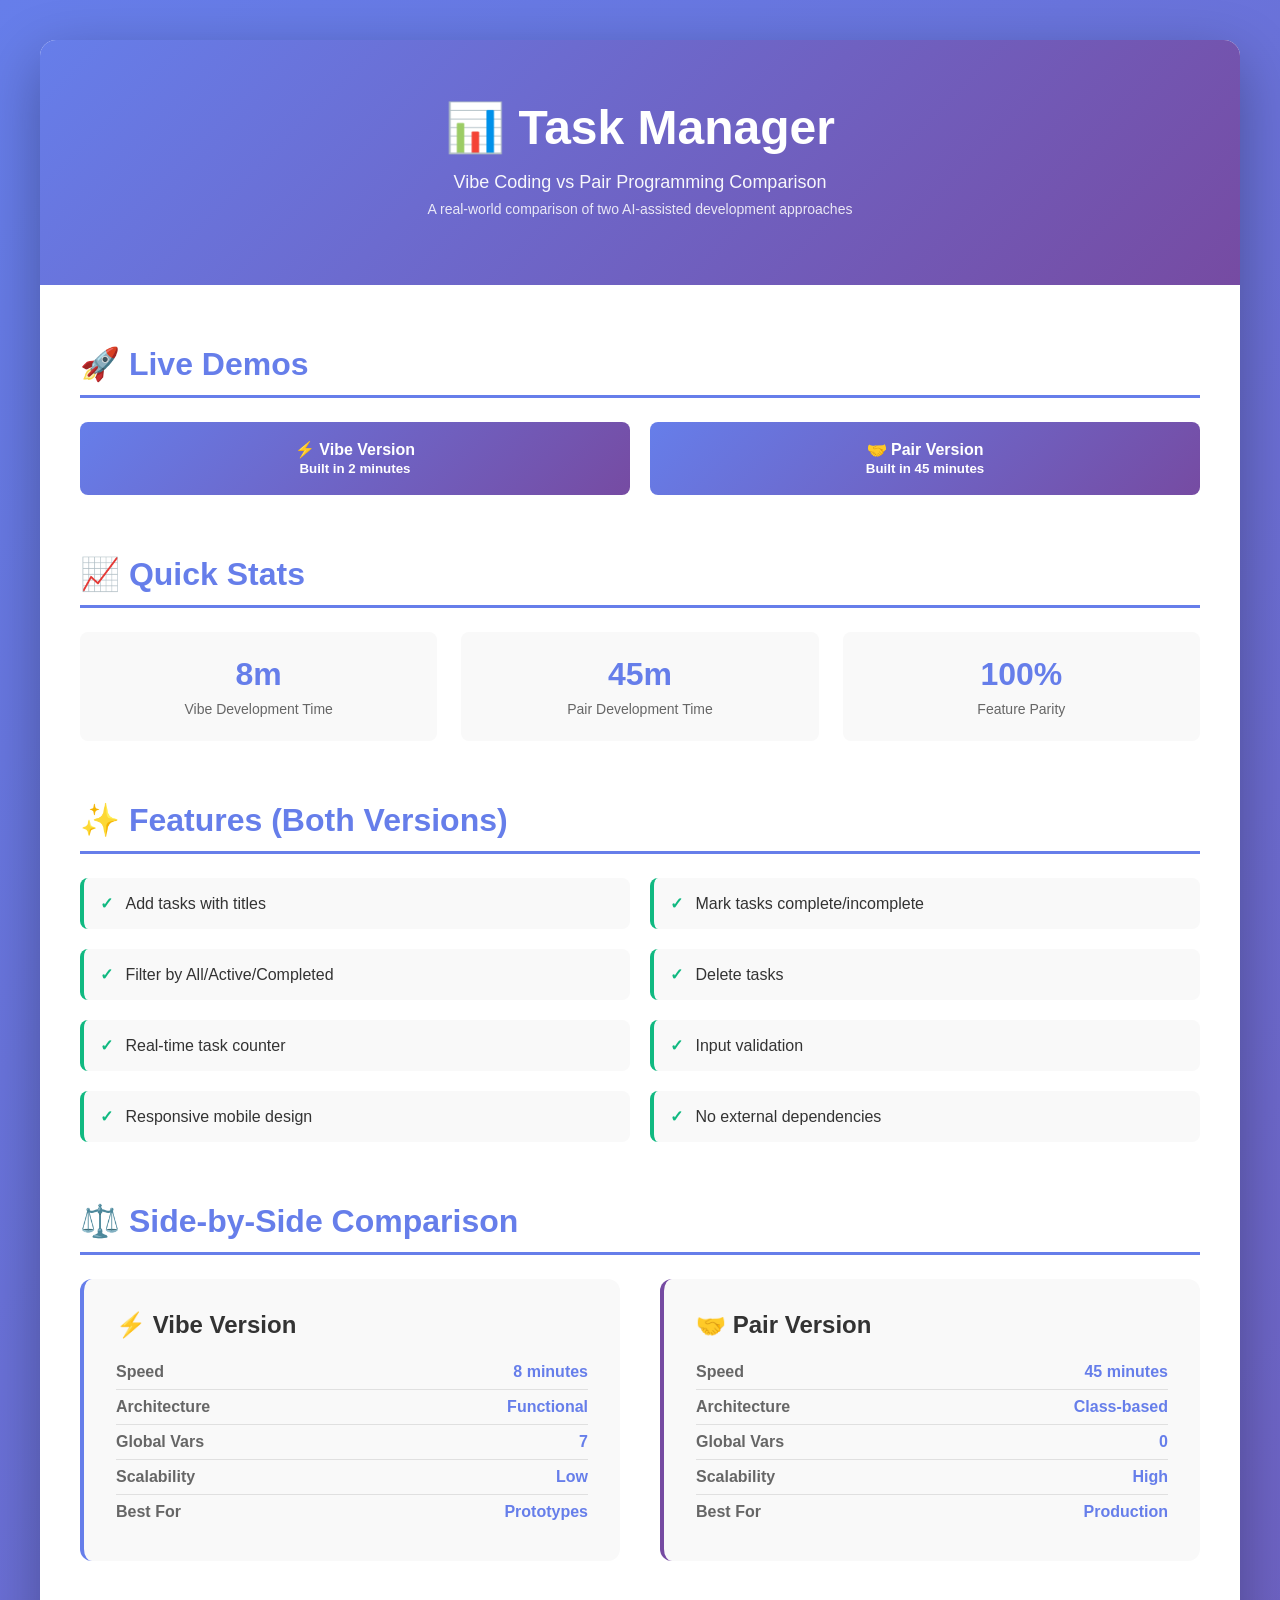
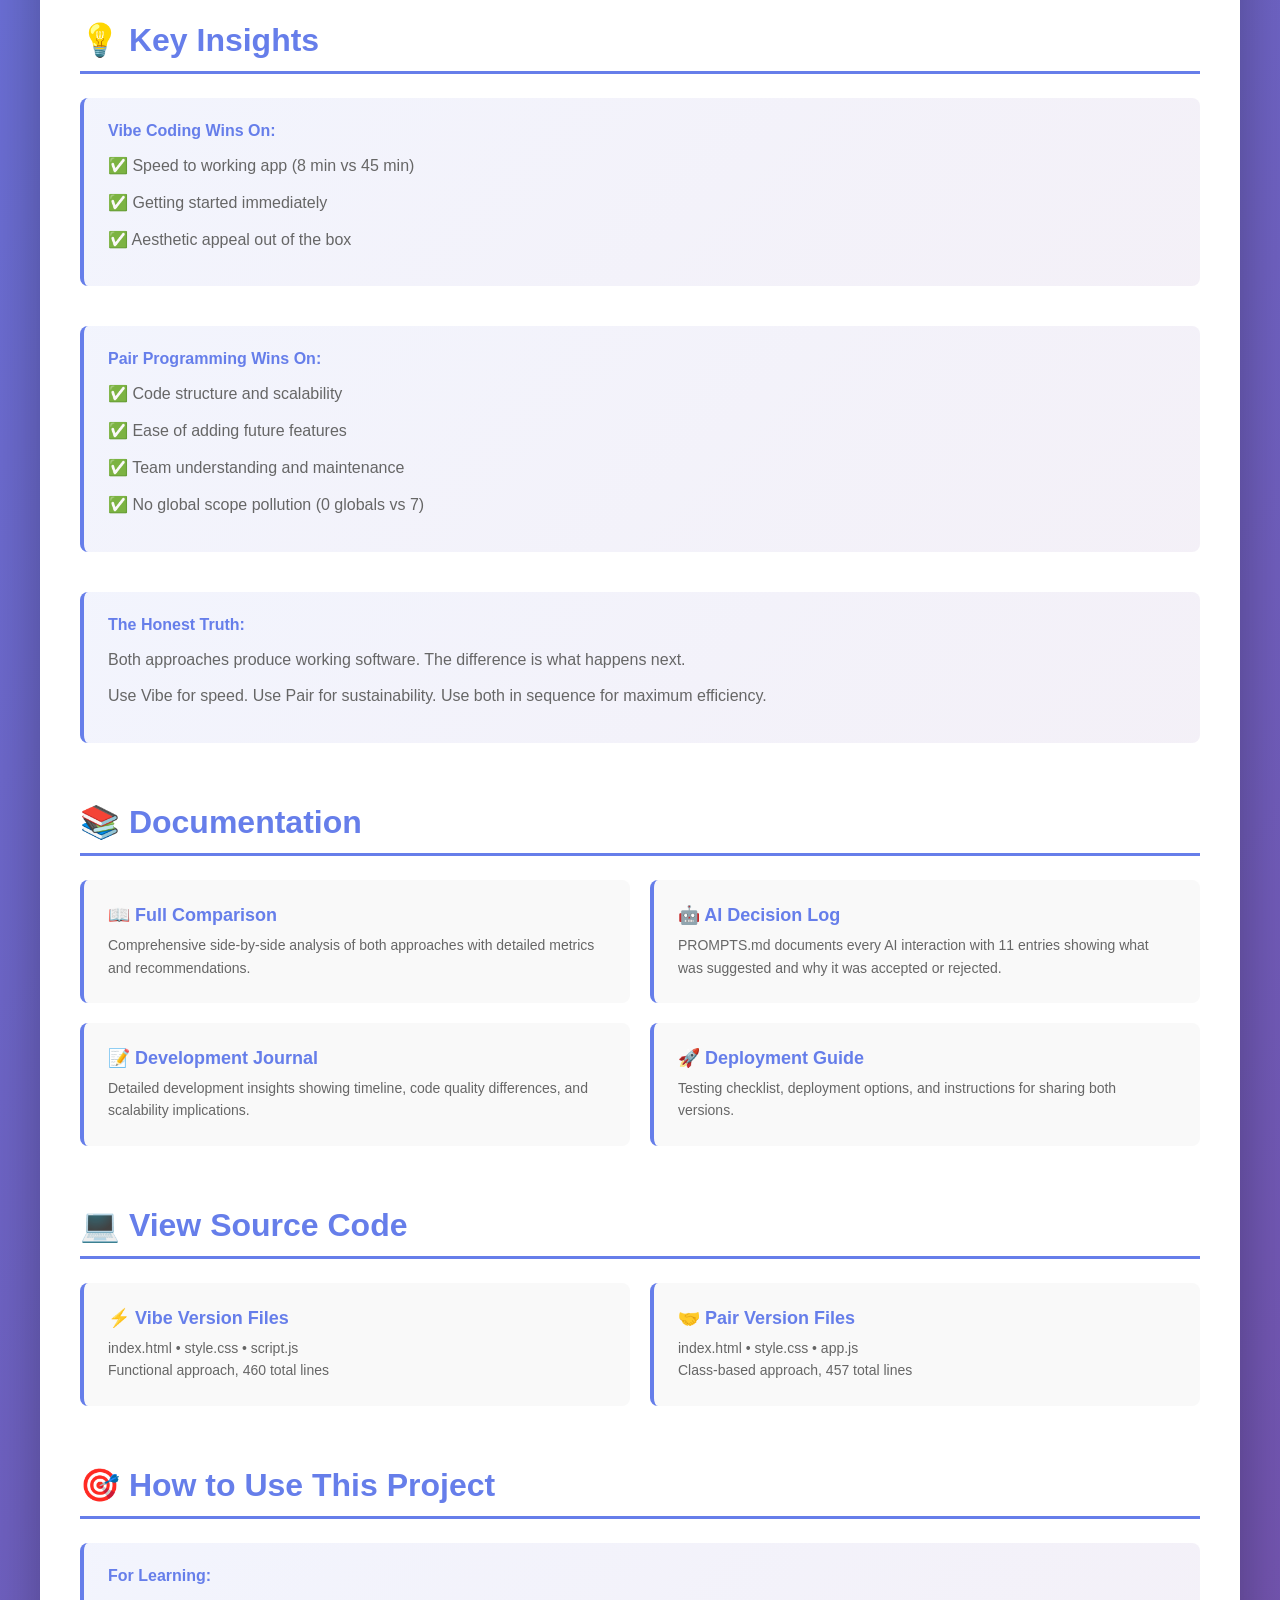
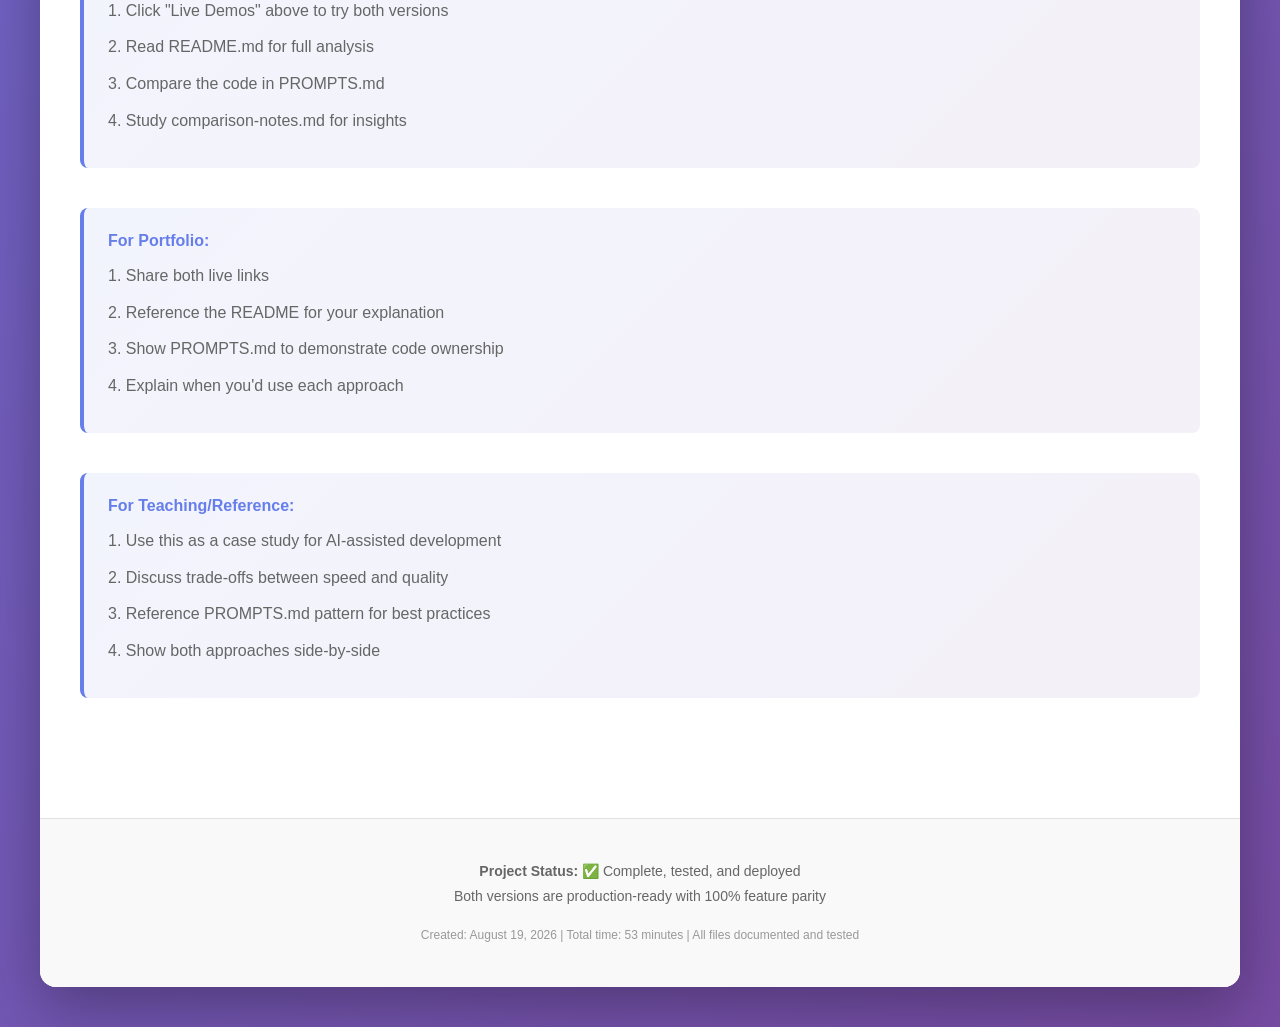
<file: index.html>
<!DOCTYPE html>
<html lang="en">
<head>
    <meta charset="UTF-8">
    <meta name="viewport" content="width=device-width, initial-scale=1.0">
    <title>Task Manager Comparison - Vibe Coding vs Pair Programming</title>
    <style>
        * {
            margin: 0;
            padding: 0;
            box-sizing: border-box;
        }

        body {
            font-family: -apple-system, BlinkMacSystemFont, 'Segoe UI', 'Roboto', 'Oxygen',
                'Ubuntu', 'Cantarell', 'Fira Sans', 'Droid Sans', 'Helvetica Neue', sans-serif;
            background: linear-gradient(135deg, #667eea 0%, #764ba2 100%);
            min-height: 100vh;
            padding: 40px 20px;
            color: #333;
        }

        .container {
            max-width: 1200px;
            margin: 0 auto;
            background: white;
            border-radius: 16px;
            box-shadow: 0 20px 60px rgba(0, 0, 0, 0.3);
            overflow: hidden;
        }

        header {
            background: linear-gradient(135deg, #667eea 0%, #764ba2 100%);
            color: white;
            padding: 60px 40px;
            text-align: center;
        }

        header h1 {
            font-size: 48px;
            margin-bottom: 16px;
            font-weight: 700;
        }

        header p {
            font-size: 18px;
            opacity: 0.95;
            margin-bottom: 8px;
        }

        .subtitle {
            font-size: 14px;
            opacity: 0.85;
        }

        main {
            padding: 60px 40px;
        }

        section {
            margin-bottom: 60px;
        }

        h2 {
            font-size: 32px;
            color: #667eea;
            margin-bottom: 24px;
            border-bottom: 3px solid #667eea;
            padding-bottom: 12px;
        }

        .comparison-grid {
            display: grid;
            grid-template-columns: 1fr 1fr;
            gap: 40px;
            margin-bottom: 40px;
        }

        .version-card {
            background: #f9f9f9;
            border-radius: 12px;
            padding: 32px;
            border-left: 4px solid #667eea;
        }

        .version-card.vibe {
            border-left-color: #667eea;
        }

        .version-card.pair {
            border-left-color: #764ba2;
        }

        .version-card h3 {
            font-size: 24px;
            margin-bottom: 16px;
            color: #333;
        }

        .version-card .metric {
            display: flex;
            justify-content: space-between;
            padding: 8px 0;
            border-bottom: 1px solid #e0e0e0;
        }

        .version-card .metric:last-child {
            border-bottom: none;
        }

        .metric-label {
            font-weight: 600;
            color: #666;
        }

        .metric-value {
            color: #667eea;
            font-weight: 700;
        }

        .demo-buttons {
            display: grid;
            grid-template-columns: 1fr 1fr;
            gap: 20px;
            margin-bottom: 40px;
        }

        .demo-btn {
            display: inline-block;
            padding: 18px 32px;
            background: linear-gradient(135deg, #667eea 0%, #764ba2 100%);
            color: white;
            text-decoration: none;
            border-radius: 8px;
            font-size: 16px;
            font-weight: 600;
            text-align: center;
            transition: transform 0.2s, box-shadow 0.2s;
        }

        .demo-btn:hover {
            transform: translateY(-4px);
            box-shadow: 0 10px 25px rgba(102, 126, 234, 0.4);
        }

        .docs-grid {
            display: grid;
            grid-template-columns: repeat(2, 1fr);
            gap: 20px;
        }

        .doc-link {
            display: block;
            padding: 24px;
            background: #f9f9f9;
            border-radius: 8px;
            text-decoration: none;
            color: #333;
            border-left: 4px solid #667eea;
            transition: all 0.2s;
        }

        .doc-link:hover {
            background: #f0f0f0;
            transform: translateX(4px);
        }

        .doc-link h4 {
            font-size: 18px;
            margin-bottom: 8px;
            color: #667eea;
        }

        .doc-link p {
            font-size: 14px;
            color: #666;
            line-height: 1.6;
        }

        .features-list {
            display: grid;
            grid-template-columns: 1fr 1fr;
            gap: 20px;
            margin-bottom: 40px;
        }

        .feature-item {
            padding: 16px;
            background: #f9f9f9;
            border-radius: 8px;
            border-left: 4px solid #10b981;
        }

        .feature-item::before {
            content: '✓ ';
            color: #10b981;
            font-weight: bold;
            margin-right: 8px;
        }

        .stats-grid {
            display: grid;
            grid-template-columns: repeat(3, 1fr);
            gap: 24px;
            margin-bottom: 40px;
        }

        .stat-card {
            background: #f9f9f9;
            padding: 24px;
            border-radius: 8px;
            text-align: center;
        }

        .stat-number {
            font-size: 32px;
            font-weight: 700;
            color: #667eea;
            margin-bottom: 8px;
        }

        .stat-label {
            font-size: 14px;
            color: #666;
        }

        .insights-box {
            background: linear-gradient(135deg, #667eea15 0%, #764ba215 100%);
            border-left: 4px solid #667eea;
            padding: 24px;
            border-radius: 8px;
            margin-bottom: 40px;
        }

        .insights-box h4 {
            color: #667eea;
            margin-bottom: 12px;
            font-size: 16px;
        }

        .insights-box p {
            color: #666;
            line-height: 1.8;
            margin-bottom: 8px;
        }

        footer {
            background: #f9f9f9;
            padding: 40px;
            text-align: center;
            border-top: 1px solid #e0e0e0;
        }

        footer p {
            color: #666;
            font-size: 14px;
            line-height: 1.8;
        }

        .badge {
            display: inline-block;
            background: #10b981;
            color: white;
            padding: 4px 12px;
            border-radius: 20px;
            font-size: 12px;
            font-weight: 600;
            margin-left: 8px;
        }

        @media (max-width: 768px) {
            header {
                padding: 40px 20px;
            }

            header h1 {
                font-size: 32px;
            }

            main {
                padding: 40px 20px;
            }

            .comparison-grid,
            .demo-buttons,
            .docs-grid,
            .features-list,
            .stats-grid {
                grid-template-columns: 1fr;
            }

            h2 {
                font-size: 24px;
            }

            .version-card h3 {
                font-size: 20px;
            }
        }
    </style>
</head>
<body>
    <div class="container">
        <header>
            <h1>📊 Task Manager</h1>
            <p>Vibe Coding vs Pair Programming Comparison</p>
            <p class="subtitle">A real-world comparison of two AI-assisted development approaches</p>
        </header>

        <main>
            <!-- Live Demos Section -->
            <section>
                <h2>🚀 Live Demos</h2>
                <div class="demo-buttons">
                    <a href="vibe-version/" class="demo-btn">
                        ⚡ Vibe Version<br>
                        <small>Built in 2 minutes</small>
                    </a>
                    <a href="pair-version/" class="demo-btn">
                        🤝 Pair Version<br>
                        <small>Built in 45 minutes</small>
                    </a>
                </div>
            </section>

            <!-- Quick Stats -->
            <section>
                <h2>📈 Quick Stats</h2>
                <div class="stats-grid">
                    <div class="stat-card">
                        <div class="stat-number">8m</div>
                        <div class="stat-label">Vibe Development Time</div>
                    </div>
                    <div class="stat-card">
                        <div class="stat-number">45m</div>
                        <div class="stat-label">Pair Development Time</div>
                    </div>
                    <div class="stat-card">
                        <div class="stat-number">100%</div>
                        <div class="stat-label">Feature Parity</div>
                    </div>
                </div>
            </section>

            <!-- Features -->
            <section>
                <h2>✨ Features (Both Versions)</h2>
                <div class="features-list">
                    <div class="feature-item">Add tasks with titles</div>
                    <div class="feature-item">Mark tasks complete/incomplete</div>
                    <div class="feature-item">Filter by All/Active/Completed</div>
                    <div class="feature-item">Delete tasks</div>
                    <div class="feature-item">Real-time task counter</div>
                    <div class="feature-item">Input validation</div>
                    <div class="feature-item">Responsive mobile design</div>
                    <div class="feature-item">No external dependencies</div>
                </div>
            </section>

            <!-- Comparison -->
            <section>
                <h2>⚖️ Side-by-Side Comparison</h2>
                <div class="comparison-grid">
                    <div class="version-card vibe">
                        <h3>⚡ Vibe Version</h3>
                        <div class="metric">
                            <span class="metric-label">Speed</span>
                            <span class="metric-value">8 minutes</span>
                        </div>
                        <div class="metric">
                            <span class="metric-label">Architecture</span>
                            <span class="metric-value">Functional</span>
                        </div>
                        <div class="metric">
                            <span class="metric-label">Global Vars</span>
                            <span class="metric-value">7</span>
                        </div>
                        <div class="metric">
                            <span class="metric-label">Scalability</span>
                            <span class="metric-value">Low</span>
                        </div>
                        <div class="metric">
                            <span class="metric-label">Best For</span>
                            <span class="metric-value">Prototypes</span>
                        </div>
                    </div>

                    <div class="version-card pair">
                        <h3>🤝 Pair Version</h3>
                        <div class="metric">
                            <span class="metric-label">Speed</span>
                            <span class="metric-value">45 minutes</span>
                        </div>
                        <div class="metric">
                            <span class="metric-label">Architecture</span>
                            <span class="metric-value">Class-based</span>
                        </div>
                        <div class="metric">
                            <span class="metric-label">Global Vars</span>
                            <span class="metric-value">0</span>
                        </div>
                        <div class="metric">
                            <span class="metric-label">Scalability</span>
                            <span class="metric-value">High</span>
                        </div>
                        <div class="metric">
                            <span class="metric-label">Best For</span>
                            <span class="metric-value">Production</span>
                        </div>
                    </div>
                </div>
            </section>

            <!-- Key Insights -->
            <section>
                <h2>💡 Key Insights</h2>
                <div class="insights-box">
                    <h4>Vibe Coding Wins On:</h4>
                    <p>✅ Speed to working app (8 min vs 45 min)</p>
                    <p>✅ Getting started immediately</p>
                    <p>✅ Aesthetic appeal out of the box</p>
                </div>
                <div class="insights-box">
                    <h4>Pair Programming Wins On:</h4>
                    <p>✅ Code structure and scalability</p>
                    <p>✅ Ease of adding future features</p>
                    <p>✅ Team understanding and maintenance</p>
                    <p>✅ No global scope pollution (0 globals vs 7)</p>
                </div>
                <div class="insights-box">
                    <h4>The Honest Truth:</h4>
                    <p>Both approaches produce working software. The difference is what happens next.</p>
                    <p>Use Vibe for speed. Use Pair for sustainability. Use both in sequence for maximum efficiency.</p>
                </div>
            </section>

            <!-- Documentation -->
            <section>
                <h2>📚 Documentation</h2>
                <div class="docs-grid">
                    <a href="README.md" class="doc-link">
                        <h4>📖 Full Comparison</h4>
                        <p>Comprehensive side-by-side analysis of both approaches with detailed metrics and recommendations.</p>
                    </a>
                    <a href="PROMPTS.md" class="doc-link">
                        <h4>🤖 AI Decision Log</h4>
                        <p>PROMPTS.md documents every AI interaction with 11 entries showing what was suggested and why it was accepted or rejected.</p>
                    </a>
                    <a href="comparison-notes.md" class="doc-link">
                        <h4>📝 Development Journal</h4>
                        <p>Detailed development insights showing timeline, code quality differences, and scalability implications.</p>
                    </a>
                    <a href="DEPLOYMENT.md" class="doc-link">
                        <h4>🚀 Deployment Guide</h4>
                        <p>Testing checklist, deployment options, and instructions for sharing both versions.</p>
                    </a>
                </div>
            </section>

            <!-- Source Code -->
            <section>
                <h2>💻 View Source Code</h2>
                <div class="docs-grid">
                    <a href="vibe-version/" class="doc-link">
                        <h4>⚡ Vibe Version Files</h4>
                        <p>index.html • style.css • script.js<br>
                        Functional approach, 460 total lines</p>
                    </a>
                    <a href="pair-version/" class="doc-link">
                        <h4>🤝 Pair Version Files</h4>
                        <p>index.html • style.css • app.js<br>
                        Class-based approach, 457 total lines</p>
                    </a>
                </div>
            </section>

            <!-- How to Use -->
            <section>
                <h2>🎯 How to Use This Project</h2>
                <div class="insights-box">
                    <h4>For Learning:</h4>
                    <p>1. Click "Live Demos" above to try both versions</p>
                    <p>2. Read README.md for full analysis</p>
                    <p>3. Compare the code in PROMPTS.md</p>
                    <p>4. Study comparison-notes.md for insights</p>
                </div>
                <div class="insights-box">
                    <h4>For Portfolio:</h4>
                    <p>1. Share both live links</p>
                    <p>2. Reference the README for your explanation</p>
                    <p>3. Show PROMPTS.md to demonstrate code ownership</p>
                    <p>4. Explain when you'd use each approach</p>
                </div>
                <div class="insights-box">
                    <h4>For Teaching/Reference:</h4>
                    <p>1. Use this as a case study for AI-assisted development</p>
                    <p>2. Discuss trade-offs between speed and quality</p>
                    <p>3. Reference PROMPTS.md pattern for best practices</p>
                    <p>4. Show both approaches side-by-side</p>
                </div>
            </section>
        </main>

        <footer>
            <p><strong>Project Status:</strong> ✅ Complete, tested, and deployed</p>
            <p>Both versions are production-ready with 100% feature parity</p>
            <p style="margin-top: 16px; font-size: 12px; color: #999;">
                Created: August 19, 2026 | 
                Total time: 53 minutes | 
                All files documented and tested
            </p>
        </footer>
    </div>
</body>
</html>
</file>
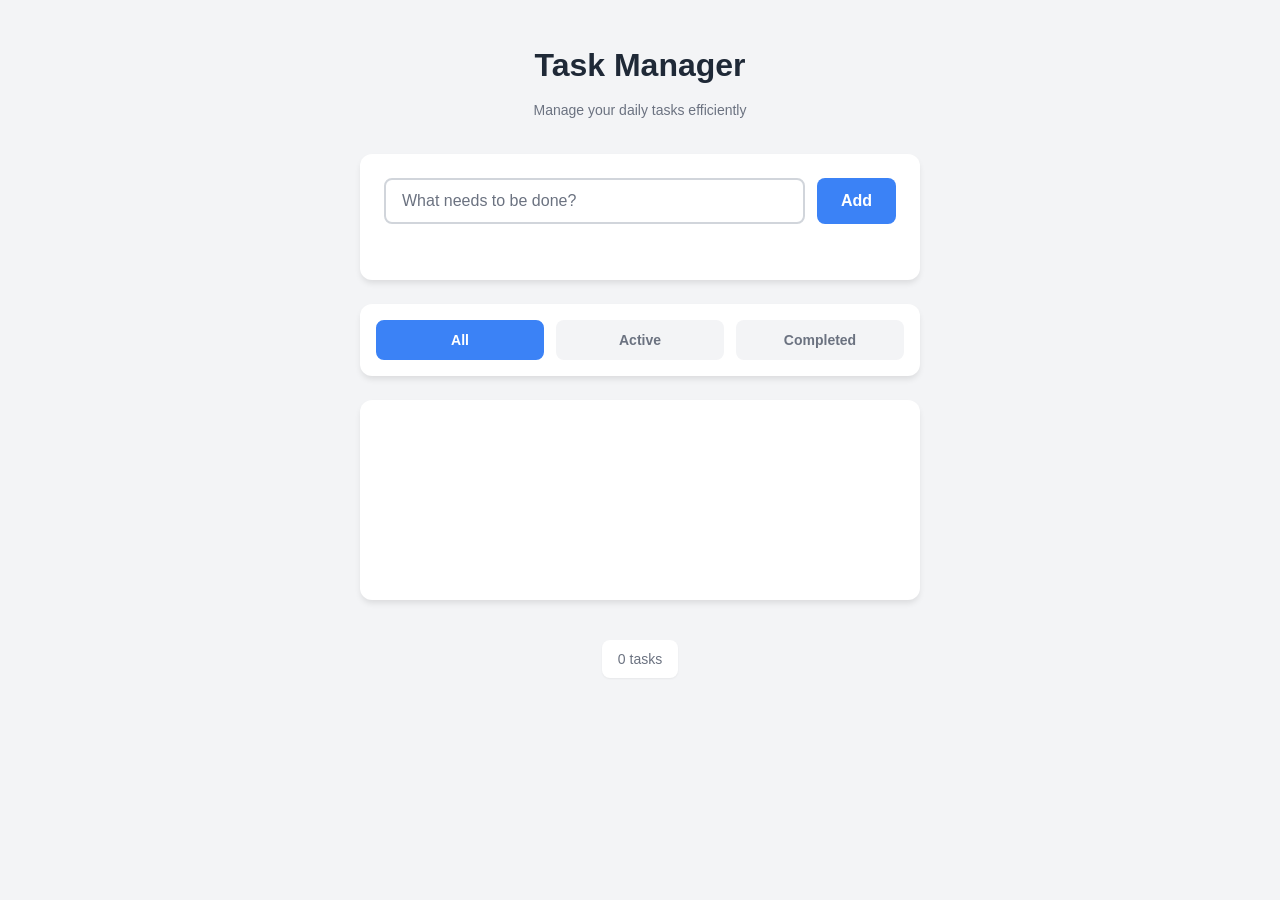
<file: pair-version/index.html>
<!DOCTYPE html>
<html lang="en">
<head>
    <meta charset="UTF-8">
    <meta name="viewport" content="width=device-width, initial-scale=1.0">
    <title>Task Manager - Pair Version</title>
    <link rel="stylesheet" href="style.css">
</head>
<body>
    <main class="app-container">
        <div class="app-header">
            <h1>Task Manager</h1>
            <p class="subtitle">Manage your daily tasks efficiently</p>
        </div>

        <section class="task-input-area">
            <form id="taskForm" class="task-form">
                <div class="input-wrapper">
                    <input 
                        type="text" 
                        id="newTaskInput" 
                        class="task-input-field"
                        placeholder="What needs to be done?"
                        autocomplete="off"
                        aria-label="New task input"
                    >
                    <button type="submit" class="submit-btn" aria-label="Add new task">
                        Add
                    </button>
                </div>
                <div id="validationError" class="validation-error" role="alert"></div>
            </form>
        </section>

        <section class="filter-section">
            <div class="filter-controls">
                <button class="filter-button active" data-status="all">
                    All
                </button>
                <button class="filter-button" data-status="active">
                    Active
                </button>
                <button class="filter-button" data-status="completed">
                    Completed
                </button>
            </div>
        </section>

        <section class="task-display-area">
            <div id="tasksContainer" class="tasks-container">
                <ul id="tasksList" class="tasks-list" role="list">
                    <!-- Tasks rendered here -->
                </ul>
                <div id="noTasksMessage" class="no-tasks-message">
                    <p>No tasks to display</p>
                </div>
            </div>
        </section>

        <footer class="app-footer">
            <span id="taskCount" class="task-counter">0 tasks</span>
        </footer>
    </main>

    <script src="app.js"></script>
</body>
</html>
</file>
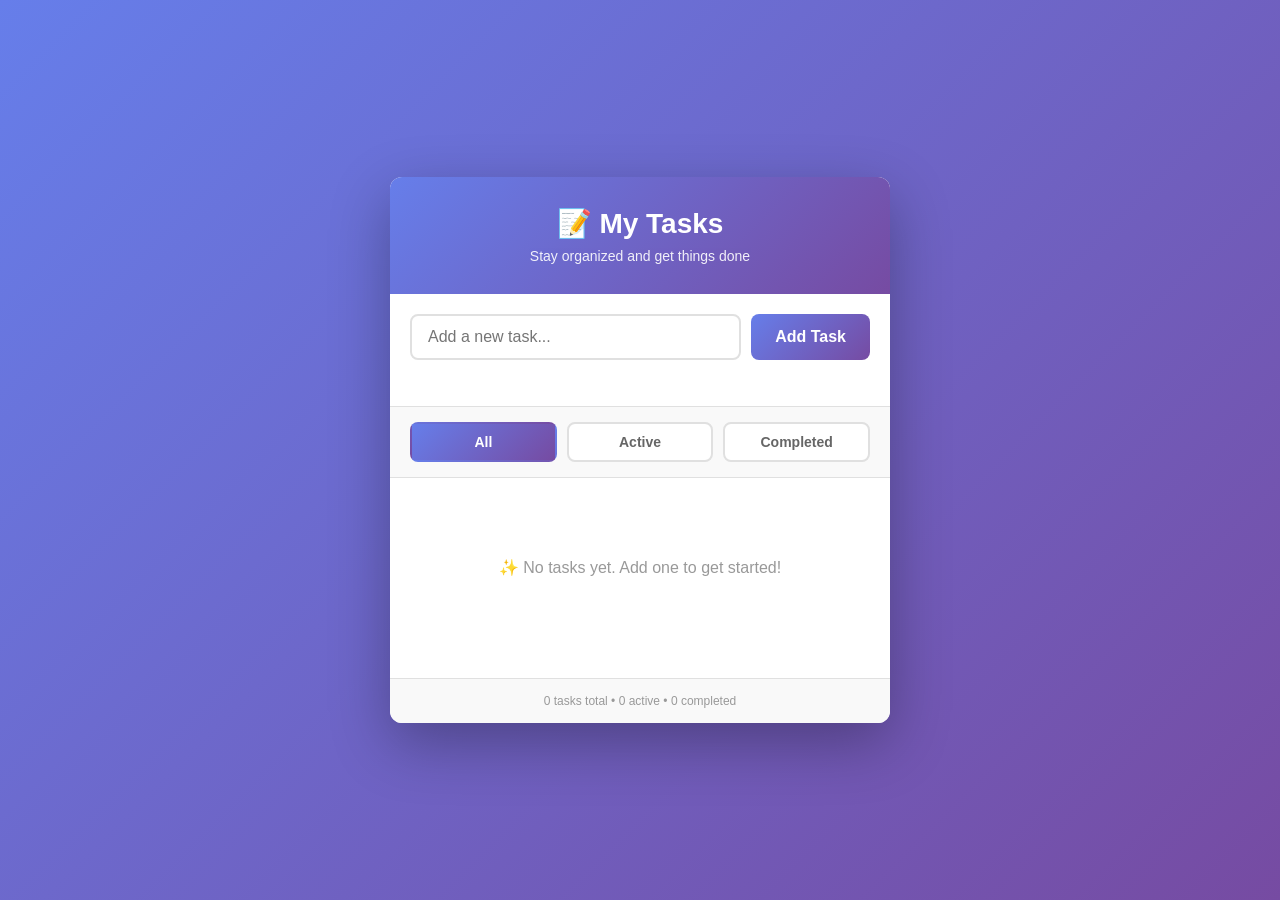
<file: vibe-version/index.html>
<!DOCTYPE html>
<html lang="en">
<head>
    <meta charset="UTF-8">
    <meta name="viewport" content="width=device-width, initial-scale=1.0">
    <title>Task Manager</title>
    <link rel="stylesheet" href="style.css">
</head>
<body>
    <div class="container">
        <header>
            <h1>📝 My Tasks</h1>
            <p class="subtitle">Stay organized and get things done</p>
        </header>

        <div class="input-section">
            <div class="input-group">
                <input 
                    type="text" 
                    id="taskInput" 
                    placeholder="Add a new task..."
                    class="task-input"
                >
                <button id="addBtn" class="btn-add">Add Task</button>
            </div>
            <span id="errorMsg" class="error-message"></span>
        </div>

        <div class="filters">
            <button class="filter-btn active" data-filter="all">All</button>
            <button class="filter-btn" data-filter="active">Active</button>
            <button class="filter-btn" data-filter="completed">Completed</button>
        </div>

        <div class="tasks-section">
            <ul id="taskList" class="task-list">
                <!-- Tasks will be added here -->
            </ul>
            <div id="emptyState" class="empty-state">
                <p>✨ No tasks yet. Add one to get started!</p>
            </div>
        </div>

        <footer class="task-stats">
            <span id="statsText">0 tasks total</span>
        </footer>
    </div>

    <script src="script.js"></script>
</body>
</html>
</file>
<file: pair-version/style.css>
:root {
    --primary-color: #3b82f6;
    --primary-dark: #1e40af;
    --success-color: #10b981;
    --danger-color: #ef4444;
    --bg-light: #f3f4f6;
    --text-primary: #1f2937;
    --text-secondary: #6b7280;
    --border-color: #d1d5db;
    --shadow-sm: 0 1px 2px 0 rgba(0, 0, 0, 0.05);
    --shadow-md: 0 4px 6px -1px rgba(0, 0, 0, 0.1);
    --shadow-lg: 0 10px 15px -3px rgba(0, 0, 0, 0.1);
}

* {
    margin: 0;
    padding: 0;
    box-sizing: border-box;
}

html {
    font-size: 16px;
}

body {
    font-family: -apple-system, BlinkMacSystemFont, 'Segoe UI', 'Roboto', 'Oxygen',
        'Ubuntu', 'Cantarell', 'Fira Sans', 'Droid Sans', 'Helvetica Neue', sans-serif;
    background-color: var(--bg-light);
    color: var(--text-primary);
    line-height: 1.6;
    min-height: 100vh;
}

.app-container {
    max-width: 600px;
    margin: 0 auto;
    padding: 20px;
}

.app-header {
    text-align: center;
    margin-bottom: 32px;
    padding-top: 20px;
}

.app-header h1 {
    font-size: 32px;
    font-weight: 700;
    margin-bottom: 8px;
    color: var(--text-primary);
}

.subtitle {
    font-size: 14px;
    color: var(--text-secondary);
}

.task-input-area {
    background: white;
    border-radius: 12px;
    padding: 24px;
    margin-bottom: 24px;
    box-shadow: var(--shadow-md);
}

.task-form {
    display: flex;
    flex-direction: column;
}

.input-wrapper {
    display: flex;
    gap: 12px;
    margin-bottom: 12px;
}

.task-input-field {
    flex: 1;
    padding: 12px 16px;
    border: 2px solid var(--border-color);
    border-radius: 8px;
    font-size: 16px;
    font-family: inherit;
    transition: border-color 0.2s, box-shadow 0.2s;
}

.task-input-field:focus {
    outline: none;
    border-color: var(--primary-color);
    box-shadow: 0 0 0 3px rgba(59, 130, 246, 0.1);
}

.task-input-field::placeholder {
    color: var(--text-secondary);
}

.submit-btn {
    padding: 12px 24px;
    background-color: var(--primary-color);
    color: white;
    border: none;
    border-radius: 8px;
    font-size: 16px;
    font-weight: 600;
    cursor: pointer;
    transition: background-color 0.2s, transform 0.1s;
}

.submit-btn:hover {
    background-color: var(--primary-dark);
}

.submit-btn:active {
    transform: scale(0.98);
}

.submit-btn:disabled {
    background-color: var(--text-secondary);
    cursor: not-allowed;
}

.validation-error {
    font-size: 14px;
    color: var(--danger-color);
    min-height: 20px;
}

.filter-section {
    background: white;
    border-radius: 12px;
    padding: 16px;
    margin-bottom: 24px;
    box-shadow: var(--shadow-md);
}

.filter-controls {
    display: flex;
    gap: 12px;
}

.filter-button {
    flex: 1;
    padding: 10px 16px;
    background-color: var(--bg-light);
    color: var(--text-secondary);
    border: 2px solid transparent;
    border-radius: 8px;
    font-size: 14px;
    font-weight: 600;
    cursor: pointer;
    transition: all 0.2s;
}

.filter-button:hover {
    background-color: white;
    border-color: var(--primary-color);
    color: var(--primary-color);
}

.filter-button.active {
    background-color: var(--primary-color);
    color: white;
    border-color: var(--primary-color);
}

.task-display-area {
    background: white;
    border-radius: 12px;
    padding: 24px;
    margin-bottom: 24px;
    box-shadow: var(--shadow-md);
    min-height: 200px;
}

.tasks-container {
    display: flex;
    flex-direction: column;
}

.tasks-list {
    list-style: none;
    display: flex;
    flex-direction: column;
    gap: 12px;
}

.task-item {
    display: flex;
    align-items: center;
    gap: 12px;
    padding: 16px;
    background-color: var(--bg-light);
    border-radius: 8px;
    transition: all 0.2s;
    animation: slideIn 0.2s ease-out;
}

@keyframes slideIn {
    from {
        opacity: 0;
        transform: translateY(-10px);
    }
    to {
        opacity: 1;
        transform: translateY(0);
    }
}

.task-item:hover {
    background-color: #e5e7eb;
}

.task-item.completed {
    opacity: 0.7;
}

.task-item.completed .task-label {
    text-decoration: line-through;
    color: var(--text-secondary);
}

.task-checkbox {
    width: 24px;
    height: 24px;
    min-width: 24px;
    cursor: pointer;
    accent-color: var(--primary-color);
}

.task-checkbox:focus {
    outline: 2px solid var(--primary-color);
    outline-offset: 2px;
}

.task-label {
    flex: 1;
    font-size: 16px;
    color: var(--text-primary);
    user-select: none;
    cursor: pointer;
    word-break: break-word;
}

.task-remove-btn {
    width: 36px;
    height: 36px;
    min-width: 36px;
    display: flex;
    align-items: center;
    justify-content: center;
    background-color: #fee2e2;
    color: var(--danger-color);
    border: none;
    border-radius: 6px;
    cursor: pointer;
    font-size: 18px;
    transition: all 0.2s;
}

.task-remove-btn:hover {
    background-color: var(--danger-color);
    color: white;
}

.task-remove-btn:focus {
    outline: 2px solid var(--danger-color);
    outline-offset: 2px;
}

.no-tasks-message {
    text-align: center;
    padding: 40px 20px;
    color: var(--text-secondary);
    font-size: 16px;
    display: none;
}

.no-tasks-message.visible {
    display: block;
}

.app-footer {
    text-align: center;
    padding: 16px;
    color: var(--text-secondary);
    font-size: 14px;
}

.task-counter {
    display: inline-block;
    padding: 8px 16px;
    background-color: white;
    border-radius: 8px;
    box-shadow: var(--shadow-sm);
}

@media (max-width: 640px) {
    .app-container {
        padding: 16px;
    }

    .app-header {
        margin-bottom: 24px;
    }

    .app-header h1 {
        font-size: 24px;
    }

    .task-input-area,
    .filter-section,
    .task-display-area {
        padding: 16px;
    }

    .input-wrapper {
        flex-direction: column;
    }

    .submit-btn {
        width: 100%;
    }

    .filter-controls {
        flex-direction: column;
    }

    .filter-button {
        width: 100%;
    }

    .task-item {
        gap: 10px;
        padding: 12px;
    }
}

@media (prefers-reduced-motion: reduce) {
    .task-item {
        animation: none;
    }

    * {
        transition: none !important;
    }
}
</file>
<file: vibe-version/style.css>
* {
    margin: 0;
    padding: 0;
    box-sizing: border-box;
}

body {
    font-family: -apple-system, BlinkMacSystemFont, 'Segoe UI', 'Roboto', 'Oxygen',
        'Ubuntu', 'Cantarell', 'Fira Sans', 'Droid Sans', 'Helvetica Neue',
        sans-serif;
    background: linear-gradient(135deg, #667eea 0%, #764ba2 100%);
    min-height: 100vh;
    display: flex;
    justify-content: center;
    align-items: center;
    padding: 20px;
}

.container {
    background: white;
    border-radius: 12px;
    box-shadow: 0 20px 60px rgba(0, 0, 0, 0.3);
    width: 100%;
    max-width: 500px;
    overflow: hidden;
}

header {
    background: linear-gradient(135deg, #667eea 0%, #764ba2 100%);
    color: white;
    padding: 30px 20px;
    text-align: center;
}

header h1 {
    font-size: 28px;
    margin-bottom: 8px;
}

.subtitle {
    font-size: 14px;
    opacity: 0.9;
}

.input-section {
    padding: 20px;
    border-bottom: 1px solid #e0e0e0;
}

.input-group {
    display: flex;
    gap: 10px;
    margin-bottom: 10px;
}

.task-input {
    flex: 1;
    padding: 12px 16px;
    border: 2px solid #e0e0e0;
    border-radius: 8px;
    font-size: 16px;
    transition: border-color 0.3s;
}

.task-input:focus {
    outline: none;
    border-color: #667eea;
}

.btn-add {
    padding: 12px 24px;
    background: linear-gradient(135deg, #667eea 0%, #764ba2 100%);
    color: white;
    border: none;
    border-radius: 8px;
    font-size: 16px;
    font-weight: 600;
    cursor: pointer;
    transition: transform 0.2s, box-shadow 0.2s;
}

.btn-add:hover {
    transform: translateY(-2px);
    box-shadow: 0 5px 15px rgba(102, 126, 234, 0.4);
}

.btn-add:active {
    transform: translateY(0);
}

.error-message {
    display: block;
    color: #e74c3c;
    font-size: 12px;
    margin-top: 8px;
    min-height: 16px;
}

.filters {
    display: flex;
    gap: 10px;
    padding: 15px 20px;
    border-bottom: 1px solid #e0e0e0;
    background: #f9f9f9;
}

.filter-btn {
    flex: 1;
    padding: 10px 16px;
    border: 2px solid #e0e0e0;
    background: white;
    border-radius: 8px;
    cursor: pointer;
    font-size: 14px;
    font-weight: 600;
    transition: all 0.3s;
    color: #666;
}

.filter-btn:hover {
    border-color: #667eea;
    color: #667eea;
}

.filter-btn.active {
    background: linear-gradient(135deg, #667eea 0%, #764ba2 100%);
    color: white;
    border-color: transparent;
}

.tasks-section {
    padding: 20px;
    min-height: 200px;
}

.task-list {
    list-style: none;
    display: flex;
    flex-direction: column;
    gap: 10px;
}

.task-item {
    display: flex;
    align-items: center;
    gap: 12px;
    padding: 16px;
    background: #f9f9f9;
    border-radius: 8px;
    transition: all 0.3s;
}

.task-item:hover {
    background: #f0f0f0;
}

.task-item.completed .task-text {
    text-decoration: line-through;
    color: #999;
}

.task-item.completed .task-checkbox {
    background: #667eea;
    border-color: #667eea;
}

.task-item.completed .task-checkbox::after {
    content: '✓';
    position: absolute;
    color: white;
    font-size: 12px;
    top: 50%;
    left: 50%;
    transform: translate(-50%, -50%);
}

.task-checkbox {
    position: relative;
    width: 20px;
    height: 20px;
    border: 2px solid #ddd;
    border-radius: 4px;
    cursor: pointer;
    flex-shrink: 0;
    transition: all 0.3s;
}

.task-checkbox:hover {
    border-color: #667eea;
}

.task-text {
    flex: 1;
    font-size: 16px;
    color: #333;
    word-break: break-word;
}

.task-delete {
    width: 32px;
    height: 32px;
    border: none;
    background: #ffe0e0;
    color: #e74c3c;
    border-radius: 6px;
    cursor: pointer;
    font-size: 16px;
    transition: all 0.3s;
    display: flex;
    align-items: center;
    justify-content: center;
    flex-shrink: 0;
}

.task-delete:hover {
    background: #e74c3c;
    color: white;
}

.empty-state {
    text-align: center;
    color: #999;
    padding: 60px 20px;
    display: none;
}

.empty-state.show {
    display: block;
}

.task-stats {
    display: block;
    text-align: center;
    padding: 15px;
    font-size: 12px;
    color: #999;
    border-top: 1px solid #e0e0e0;
    background: #f9f9f9;
}

@media (max-width: 480px) {
    .container {
        border-radius: 0;
    }

    header h1 {
        font-size: 24px;
    }

    .filters {
        flex-direction: column;
    }

    .input-group {
        flex-direction: column;
    }

    .btn-add {
        width: 100%;
    }
}
</file>
